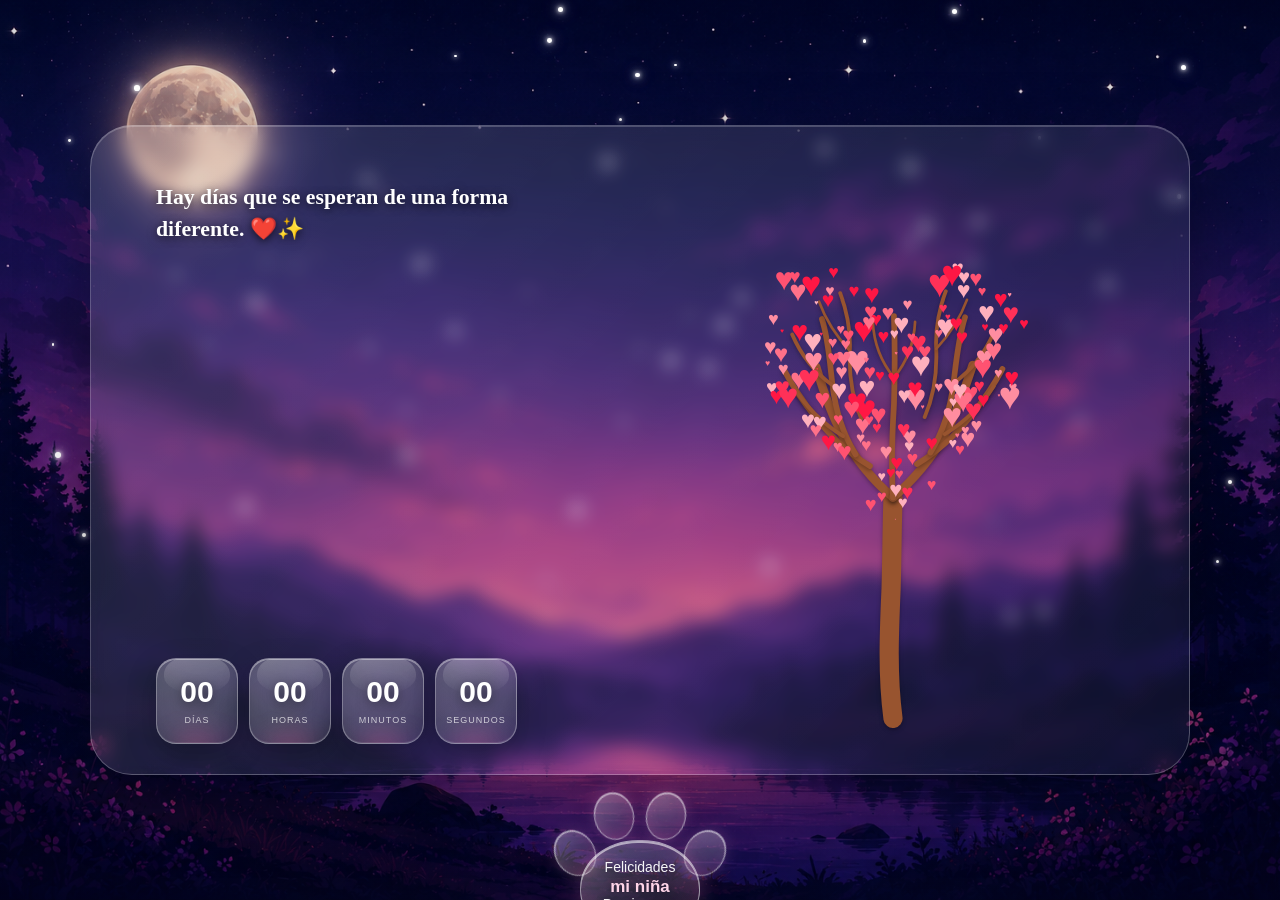
<file: index.html>
<!DOCTYPE html>
<html lang="es">

<head>
    <meta charset="UTF-8">

    <meta
        name="viewport"
        content="width=device-width, initial-scale=1.0"
    >

    <title>Un día especial</title>

    <link
        rel="stylesheet"
        href="style.css"
    >
</head>

<body>

    <main class="escena">

        <!-- ESTRELLAS -->
        <div
            class="capa-estrellas"
            id="capa-estrellas"
        ></div>


        <!-- ESTRELLA FUGAZ -->
        <div
            class="capa-estrella-fugaz"
            id="capa-estrella-fugaz"
        ></div>


        <!-- FRASES CAYENDO -->
        <div
            class="capa-frases"
            id="capa-frases"
        ></div>


        <!-- CONFETI INTERACTIVO -->
        <div
            class="capa-confeti"
            id="capa-confeti"
        ></div>


        <!-- ========================================
             TARJETA PRINCIPAL
        ========================================= -->

        <section class="tarjeta">

            <!-- COLUMNA IZQUIERDA -->
            <div class="lado-texto">

               <div
    class="mensaje"
    id="mensaje-espera"
>

    <p class="bloque-espera mensaje-inicio">
        Hay días que se esperan
        de una forma diferente. ❤️✨
    </p>

    <p class="bloque-espera">
        Poco a poco nos acercamos
        a uno de ellos... 🌙
    </p>

    <p class="bloque-espera">
        Un día para celebrar tu vida,
        todo lo que has recorrido
        y el comienzo de un nuevo año
        lleno de historias que todavía
        están por escribirse. 🌸🦋
    </p>

    <p class="bloque-espera">
        Mientras llega, disfruta la espera,
        sigue soñando ✨ y recuerda que
        siempre habrá personas deseando
        verte cumplir cada una de tus metas. 🌟
    </p>

    <p class="bloque-espera mensaje-final">
        Nosotros ya estamos contando
        los días contigo. ❤️
    </p>

</div>

                <!-- CONTADOR -->

                <div class="zona-contador">

                    <p
                        class="contador-titulo contador-titulo-final"
                         id="contador-titulo-final"
                        >
                        Todos esperamos el gran día... ⏳✨
                        </p>


                    <div
                        class="contador"
                        id="contador"
                    >

                        <div class="tarjeta-tiempo">

                            <span
                                class="numero"
                                id="dias"
                            >
                                00
                            </span>

                            <span class="unidad">
                                Días
                            </span>

                        </div>


                        <div class="tarjeta-tiempo">

                            <span
                                class="numero"
                                id="horas"
                            >
                                00
                            </span>

                            <span class="unidad">
                                Horas
                            </span>

                        </div>


                        <div class="tarjeta-tiempo">

                            <span
                                class="numero"
                                id="minutos"
                            >
                                00
                            </span>

                            <span class="unidad">
                                Minutos
                            </span>

                        </div>


                        <div class="tarjeta-tiempo">

                            <span
                                class="numero"
                                id="segundos"
                            >
                                00
                            </span>

                            <span class="unidad">
                                Segundos
                            </span>

                        </div>

                    </div>

                </div>

            </div>


            <!-- ========================================
                 ÁRBOL
            ========================================= -->

            <div class="lado-arbol">

                <svg
                    class="arbol-svg"
                    viewBox="0 0 500 560"
                    xmlns="http://www.w3.org/2000/svg"
                    aria-hidden="true"
                >

                    <!-- TRONCO -->

                    <path
                        class="rama-svg tronco-svg"
                        pathLength="1"
                        d="
                            M250 545
                            C244 500 246 455 248 410
                            C249 375 249 345 250 315
                        "
                    />


                    <!-- PRIMERA BIFURCACIÓN -->

                    <path
                        class="rama-svg rama-grande rama-1"
                        pathLength="1"
                        d="
                            M250 315
                            C228 296 211 275 198 251
                            C185 227 177 203 170 179
                        "
                    />


                    <path
                        class="rama-svg rama-grande rama-2"
                        pathLength="1"
                        d="
                            M250 315
                            C273 295 291 273 304 249
                            C317 225 325 201 333 177
                        "
                    />


                    <!-- RAMAS MEDIAS -->

                    <path
                        class="rama-svg rama-media rama-3"
                        pathLength="1"
                        d="
                            M226 282
                            C204 269 185 251 169 231
                            C157 216 146 200 137 183
                        "
                    />


                    <path
                        class="rama-svg rama-media rama-4"
                        pathLength="1"
                        d="
                            M275 280
                            C297 267 316 249 332 229
                            C344 214 355 198 364 181
                        "
                    />


                    <path
                        class="rama-svg rama-media rama-5"
                        pathLength="1"
                        d="
                            M211 270
                            C197 247 190 223 187 198
                            C184 174 183 151 176 129
                        "
                    />


                    <path
                        class="rama-svg rama-media rama-6"
                        pathLength="1"
                        d="
                            M289 268
                            C303 245 310 221 313 196
                            C316 172 318 149 325 127
                        "
                    />


                    <!-- RAMA CENTRAL -->

                    <path
                        class="rama-svg rama-media rama-7"
                        pathLength="1"
                        d="
                            M250 315
                            C248 283 249 250 251 218
                            C252 186 252 156 251 126
                        "
                    />


                    <!-- RAMIFICACIONES IZQUIERDAS -->

                    <path
                        class="rama-svg rama-fina rama-8"
                        pathLength="1"
                        d="
                            M198 251
                            C177 238 160 221 147 201
                        "
                    />


                    <path
                        class="rama-svg rama-fina rama-10"
                        pathLength="1"
                        d="
                            M187 198
                            C168 184 154 166 145 145
                        "
                    />


                    <path
                        class="rama-svg rama-fina rama-12"
                        pathLength="1"
                        d="
                            M217 233
                            C207 210 204 186 205 162
                            C206 141 202 121 195 102
                        "
                    />


                    <!-- RAMIFICACIONES DERECHAS -->

                    <path
                        class="rama-svg rama-fina rama-9"
                        pathLength="1"
                        d="
                            M304 249
                            C325 236 342 219 355 199
                        "
                    />


                    <path
                        class="rama-svg rama-fina rama-11"
                        pathLength="1"
                        d="
                            M313 196
                            C332 182 346 164 355 143
                        "
                    />


                    <path
                        class="rama-svg rama-fina rama-13"
                        pathLength="1"
                        d="
                            M283 231
                            C293 208 296 184 295 160
                            C294 139 298 119 305 100
                        "
                    />


                    <!-- RAMITAS SUPERIORES -->

                    <path
                        class="rama-svg ramita rama-14"
                        pathLength="1"
                        d="
                            M205 162
                            C191 147 180 130 173 111
                        "
                    />


                    <path
                        class="rama-svg ramita rama-15"
                        pathLength="1"
                        d="
                            M295 160
                            C309 145 320 128 327 109
                        "
                    />


                    <path
                        class="rama-svg ramita rama-16"
                        pathLength="1"
                        d="
                            M251 190
                            C237 173 230 153 229 132
                        "
                    />


                    <path
                        class="rama-svg ramita rama-17"
                        pathLength="1"
                        d="
                            M251 190
                            C265 173 272 153 273 132
                        "
                    />


                    <!-- CORAZONES -->

                    <g
                        class="grupo-corazones"
                        id="grupo-corazones"
                    ></g>

                </svg>

                <canvas
    id="canvas-corazones"
    class="canvas-corazones"
></canvas>

            </div>

            <div
            class="celebracion-tarjeta"
             id="celebracion-tarjeta"
            ></div>


        </section>


        <!-- ========================================
             BOTÓN DE CUMPLEAÑOS
             FUERA DE LA TARJETA
        ========================================= -->

        <button
            id="boton-sorpresa"
            class="boton-sorpresa"
            type="button"
            aria-label="Felicidades, mi niña"
        >

            <span class="dedos-huella">

                <span class="dedo dedo-1"></span>
                <span class="dedo dedo-2"></span>
                <span class="dedo dedo-3"></span>
                <span class="dedo dedo-4"></span>

            </span>


            <span class="almohadilla-huella">

                <span class="texto-huella">
                    Felicidades
                    <strong>mi niña</strong>
                    Presioname
                </span>

            </span>

        </button>

    </main>


    <script src="script.js"></script>

</body>

</html>
</file>
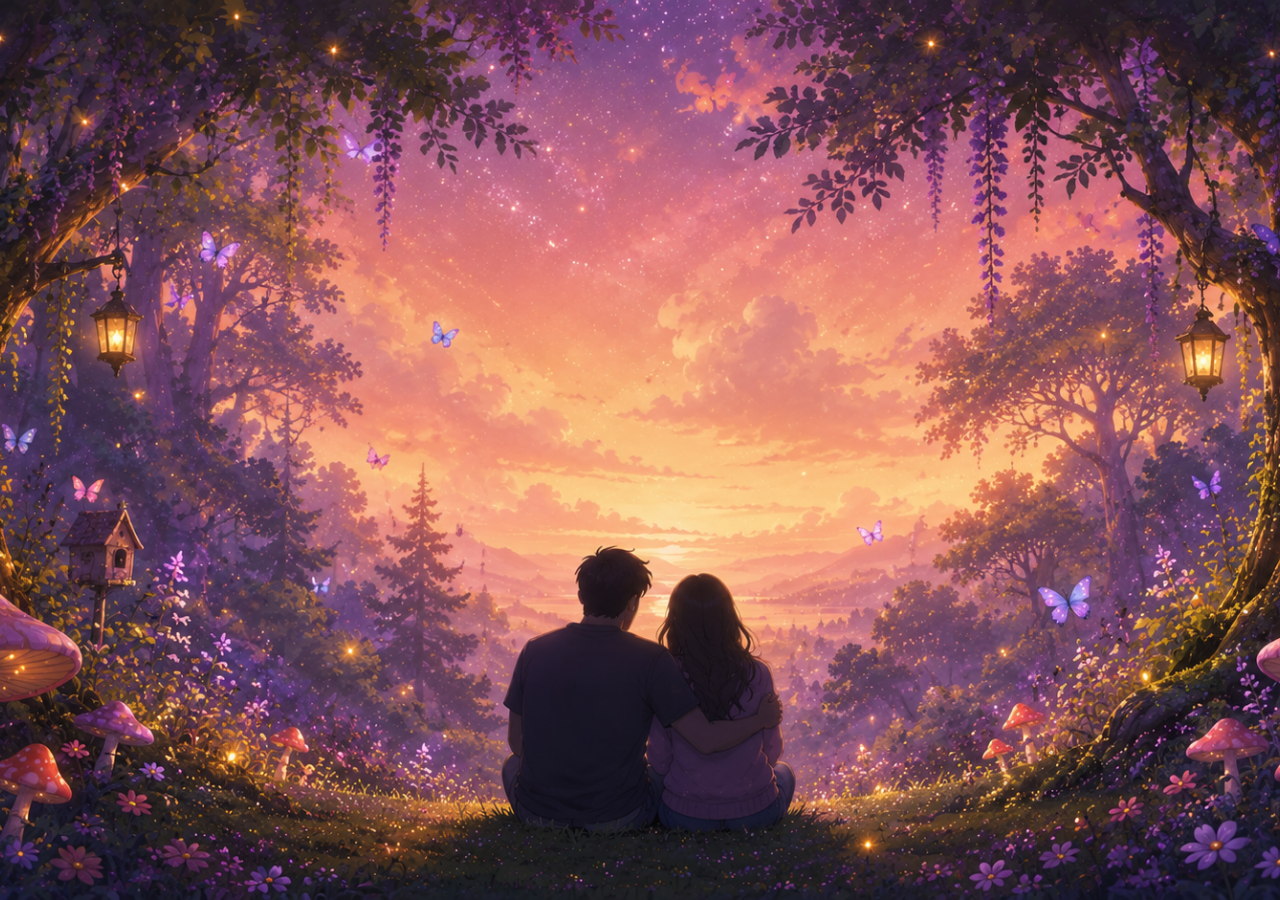
<file: felicitacion.html>
<!DOCTYPE html>
<html lang="es">

<head>
    <meta charset="UTF-8">

    <meta
        name="viewport"
        content="width=device-width, initial-scale=1.0"
    >

    <title>Feliz cumpleaños, Sabi</title>

    <link
        rel="stylesheet"
        href="felicitacion.css"
    >
</head>

<body>

    <main class="felicitacion">

        <!-- DESTELLOS MÁGICOS -->
        <div
            class="capa-destellos"
            id="capa-destellos"
        ></div>


        <!-- CELEBRACIÓN FINAL -->
        <div
            class="capa-celebracion"
            id="capa-celebracion"
        ></div>


        <!-- TÍTULO -->
        <h1
            class="titulo-cumpleanos"
            id="titulo-cumpleanos"
            aria-label="Feliz cumpleaños"
        ></h1>


        <!-- MENSAJE -->
        <section
            class="mensaje-cumpleanos"
            id="mensaje-cumpleanos"
        >

            <p class="bloque-mensaje">
                Hoy quiero desearte un cumpleaños lleno de momentos bonitos,
                risas, nuevas experiencias y muchas razones para sentirte
                orgullosa de todo lo que has construido hasta ahora.
            </p>


            <p class="bloque-mensaje">
                Cumplir un año más también significa abrir una nueva etapa,
                seguir descubriendo quién eres, lo que quieres y hasta dónde
                puedes llegar.
            </p>


            <p class="bloque-mensaje">
                Espero que este nuevo año te encuentre con fuerza para
                perseguir tus sueños, paciencia para los días difíciles
                y mucha confianza en ti misma.
            </p>


            <p class="bloque-mensaje">
                Nunca olvides que tienes personas que creen en ti,
                que disfrutan verte crecer y que quieren verte feliz.
            </p>


            <p class="bloque-mensaje">
                Disfruta tu día, celebra todo lo que eres
                y todo lo que todavía viene.
            </p>


            <p class="bloque-mensaje cierre-mensaje">
                Feliz cumpleaños, Sabi.
            </p>


            <p class="bloque-mensaje firma-mensaje">
                Te quiere tu papá ❤️
            </p>

        </section>


        <!--
            UN SOLO CIERRE.

            En PC se coloca flotando.
            En celular entra en el flujo
            debajo del mensaje.
        -->

        <div
            class="cierre-cumpleanos"
            id="cierre-cumpleanos"
        >

            <p>
                Que este nuevo año de tu vida
                sea increíble ✨
            </p>

        </div>

    </main>


    <script src="felicitacion.js"></script>

</body>

</html>
</file>
<file: style.css>
/* =====================================================
   RESET
===================================================== */

* {
    margin: 0;
    padding: 0;
    box-sizing: border-box;
}

html,
body {
    width: 100%;
    min-height: 100%;
}

body {
    min-height: 100vh;

    overflow: hidden;

    font-family:
        Georgia,
        "Times New Roman",
        serif;

    color: white;
}


/* =====================================================
   ESCENA GENERAL
===================================================== */

.escena {
    position: relative;

    width: 100%;
    min-height: 100vh;

    display: flex;
    justify-content: center;
    align-items: center;

    padding: 35px;

    overflow: hidden;

    background-image:
        linear-gradient(
            rgba(8, 6, 24, 0.10),
            rgba(8, 6, 24, 0.22)
        ),
        url("assets/fondo-noche.png");

    background-size: cover;
    background-position: center;
    background-repeat: no-repeat;
}


/* =====================================================
   CAPAS ANIMADAS
===================================================== */

.capa-estrellas,
.capa-estrella-fugaz,
.capa-frases,
.capa-confeti {
    position: absolute;

    inset: 0;

    overflow: hidden;

    pointer-events: none;
}

.capa-estrellas {
    z-index: 1;
}

.capa-estrella-fugaz {
    z-index: 2;
}

.capa-frases {
    z-index: 2;
}

.capa-confeti {
    z-index: 30;
}


/* =====================================================
   TARJETA PRINCIPAL
===================================================== */

.tarjeta {
    position: relative;

    z-index: 3;

    width: min(1100px, 92vw);
    height: min(650px, 78vh);

    display: grid;

    grid-template-columns:
        46% 54%;

    overflow: hidden;

    border-radius: 42px;

    background:
        linear-gradient(
            135deg,
            rgba(255, 255, 255, 0.14),
            rgba(255, 255, 255, 0.05)
        );

    border:
        1px solid
        rgba(255, 255, 255, 0.24);

    backdrop-filter:
        blur(9px);

    -webkit-backdrop-filter:
        blur(9px);

    box-shadow:
        0 25px 70px
        rgba(0, 0, 0, 0.38),

        inset 0 1px 0
        rgba(255, 255, 255, 0.20);
}


/* =====================================================
   COLUMNA DE TEXTO
===================================================== */

.lado-texto {
    position: relative;

    min-width: 0;

    display: flex;
    flex-direction: column;

    justify-content: space-between;

    padding:
        55px 25px 30px 65px;
}


/* =====================================================
   MENSAJE
===================================================== */

.mensaje {
    max-width: 455px;

    font-size:
        clamp(
            15px,
            1.3vw,
            20px
        );

    line-height: 1.48;

    color:
        rgba(255, 255, 255, 0.95);

    text-shadow:
        0 2px 10px
        rgba(0, 0, 0, 0.70);
}

.mensaje p {
    margin-bottom: 12px;
}

.mensaje-inicio {
    font-size:
        clamp(
            20px,
            1.7vw,
            27px
        );

    font-weight: 700;

    color: white;
}

.mensaje-final {
margin-bottom: 8px;

    font-weight: 700;

    color: #ffd4e5;
}


/* =====================================================
   CONTADOR
===================================================== */

.zona-contador {
    width: 100%;

    flex-shrink: 0;
}

.contador-titulo {
    margin-bottom: 12px;

    font-size: 17px;
    font-weight: 600;

    color:
        rgba(255, 255, 255, 0.92);

    text-shadow:
        0 2px 8px
        rgba(0, 0, 0, 0.65);
}

.contador {
    display: flex;

    gap: 11px;

    align-items: center;

    flex-wrap: nowrap;
}


/* =====================================================
   TARJETAS DE CRISTAL DEL CONTADOR
===================================================== */

.tarjeta-tiempo {
    position: relative;

    width: 82px;
    height: 86px;

    flex-shrink: 0;

    display: flex;
    flex-direction: column;

    justify-content: center;
    align-items: center;

    overflow: hidden;

    border-radius: 20px;

    background:
        linear-gradient(
            145deg,
            rgba(255, 255, 255, 0.22),
            rgba(255, 255, 255, 0.07)
        );

    border:
        1px solid
        rgba(255, 255, 255, 0.32);

    backdrop-filter:
        blur(16px);

    -webkit-backdrop-filter:
        blur(16px);

    box-shadow:
        0 10px 30px
        rgba(0, 0, 0, 0.24),

        inset 0 1px 0
        rgba(255, 255, 255, 0.40),

        inset 0 -1px 0
        rgba(255, 255, 255, 0.10);
}

.tarjeta-tiempo::before {
    content: "";

    position: absolute;

    top: 0;
    left: 7px;
    right: 7px;

    height: 42%;

    border-radius:
        16px 16px 50% 50%;

    background:
        linear-gradient(
            to bottom,
            rgba(255, 255, 255, 0.20),
            rgba(255, 255, 255, 0)
        );

    pointer-events: none;
}

.tarjeta-tiempo::after {
    content: "";

    position: absolute;

    width: 50px;
    height: 20px;

    bottom: -12px;

    border-radius: 50%;

    background:
        rgba(255, 100, 170, 0.35);

    filter: blur(12px);

    pointer-events: none;
}

.numero {
    position: relative;

    z-index: 2;

    font-family:
        Arial,
        Helvetica,
        sans-serif;

    font-size: 30px;
    font-weight: 700;

    line-height: 1;

    color: white;

    text-shadow:
        0 3px 12px
        rgba(0, 0, 0, 0.45);
}

.unidad {
    position: relative;

    z-index: 2;

    margin-top: 8px;

    font-family:
        Arial,
        Helvetica,
        sans-serif;

    font-size: 9px;

    text-transform: uppercase;

    letter-spacing: 1px;

    color:
        rgba(255, 255, 255, 0.72);
}


/* =====================================================
   ÁRBOL
===================================================== */

.lado-arbol {
    position: relative;

    min-width: 0;

    display: flex;

    justify-content: center;
    align-items: flex-end;

    padding:
        15px 15px 10px;
}

.arbol-svg {
    display: block;

    width: min(480px, 100%);
    height: 100%;

    max-height: 600px;

    overflow: visible;
}


/* =====================================================
   RAMAS SVG
===================================================== */

.rama-svg {
    fill: none;

    stroke: #98542f;

    stroke-linecap: round;
    stroke-linejoin: round;

    stroke-dasharray: 1;
    stroke-dashoffset: 1;

    filter:
        drop-shadow(
            0 2px 2px
            rgba(0, 0, 0, 0.30)
        );

    animation:
        crecerArbol
        1.15s
        ease-out
        forwards;
}

.tronco-svg {
    stroke: #98542f;

    stroke-width: 20;

    animation-delay: 0s;
}

.rama-grande {
    stroke: #98542f;

    stroke-width: 9;

    animation-delay: 0.65s;
}

.rama-media {
    stroke: #98542f;

    stroke-width: 6;

    animation-delay: 0.95s;
}

.rama-fina {
    stroke: #98542f;

    stroke-width: 4;

    animation-delay: 1.25s;
}

.ramita {
    stroke: #98542f;

    stroke-width: 2.8;

    animation-delay: 1.55s;
}

@keyframes crecerArbol {

    from {
        stroke-dashoffset: 1;
    }

    to {
        stroke-dashoffset: 0;
    }
}


/* =====================================================
   CORAZONES DEL ÁRBOL
===================================================== */

.corazon-arbol {
    opacity: 0;

    transform-box: fill-box;
    transform-origin: center;

    --rotacion: 0deg;

    animation:
        florecerCorazon
        0.45s
        cubic-bezier(
            0.34,
            1.56,
            0.64,
            1
        )
        forwards,

        vivirCorazon
        3.5s
        ease-in-out
        infinite;

    filter:
        drop-shadow(
            0 2px 2px
            rgba(100, 0, 25, 0.22)
        );
}

@keyframes florecerCorazon {

    0% {
        opacity: 0;

        transform:
            rotate(var(--rotacion))
            scale(0);
    }

    75% {
        opacity: 1;

        transform:
            rotate(var(--rotacion))
            scale(1.16);
    }

    100% {
        opacity: 1;

        transform:
            rotate(var(--rotacion))
            scale(1);
    }
}

@keyframes vivirCorazon {

    0%,
    100% {
        transform:
            rotate(var(--rotacion))
            translateY(0)
            scale(1);
    }

    25% {
        transform:
            rotate(
                calc(
                    var(--rotacion) - 2deg
                )
            )
            translateY(-2px)
            scale(1.04);
    }

    50% {
        transform:
            rotate(var(--rotacion))
            translateY(-4px)
            scale(1.08);
    }

    75% {
        transform:
            rotate(
                calc(
                    var(--rotacion) + 2deg
                )
            )
            translateY(-2px)
            scale(1.03);
    }
}


/* =====================================================
   ESTRELLAS
===================================================== */

.estrella {
    position: absolute;

    border-radius: 50%;

    background:
        rgba(255, 255, 255, 1);

    box-shadow:
        0 0 4px
        rgba(255, 255, 255, 1),

        0 0 9px
        rgba(255, 255, 255, 0.95),

        0 0 16px
        rgba(220, 210, 255, 0.75),

        0 0 25px
        rgba(190, 170, 255, 0.35);

    animation:
        parpadeoEstrella
        ease-in-out
        infinite;
}

@keyframes parpadeoEstrella {

    0%,
    100% {
        opacity: 0.45;

        transform:
            scale(0.85);
    }

    50% {
        opacity: 1;

        transform:
            scale(1.65);
    }
}


/* =====================================================
   ESTRELLA FUGAZ
===================================================== */

.estrella-fugaz {
    position: absolute;

    width: 190px;
    height: 2px;

    border-radius: 999px;

    background:
        linear-gradient(
            90deg,
            rgba(255, 255, 255, 0),
            rgba(255, 255, 255, 0.25),
            rgba(255, 255, 255, 0.95)
        );

    filter:
        drop-shadow(
            0 0 5px
            rgba(255, 255, 255, 0.8)
        );

    transform-origin:
        right center;

    opacity: 0;

    animation:
        vueloEstrellaFugaz
        1.35s
        linear
        forwards;
}

.estrella-fugaz::after {
    content: "";

    position: absolute;

    right: -2px;
    top: 50%;

    width: 6px;
    height: 6px;

    transform:
        translateY(-50%);

    border-radius: 50%;

    background: white;

    box-shadow:
        0 0 7px white,
        0 0 14px white,
        0 0 22px
        rgba(255, 255, 255, 0.70);
}

@keyframes vueloEstrellaFugaz {

    0% {
        transform:
            translate(0, 0)
            rotate(27deg);

        opacity: 0;
    }

    8% {
        opacity: 1;
    }

    80% {
        opacity: 1;
    }

    100% {
        transform:
            translate(650px, 310px)
            rotate(27deg);

        opacity: 0;
    }
}


/* =====================================================
   FRASES CAYENDO
===================================================== */

.frase-cayendo {
    position: absolute;

    top: -60px;

    white-space: nowrap;

    font-family:
        Arial,
        Helvetica,
        sans-serif;

    font-weight: 500;

    letter-spacing: 0.4px;

    color:
        rgba(255, 235, 246, 0.90);

    text-shadow:
        0 0 7px
        rgba(255, 130, 190, 0.85),

        0 0 15px
        rgba(255, 100, 170, 0.45),

        0 2px 6px
        rgba(0, 0, 0, 0.45);

    opacity: 0;

    animation:
        caerFrase
        linear
        forwards;
}

@keyframes caerFrase {

    0% {
        transform:
            translateY(-50px)
            translateX(0)
            rotate(-3deg);

        opacity: 0;
    }

    8% {
        opacity: 0.9;
    }

    50% {
        transform:
            translateY(55vh)
            translateX(18px)
            rotate(2deg);

        opacity: 0.85;
    }

    88% {
        opacity: 0.7;
    }

    100% {
        transform:
            translateY(115vh)
            translateX(-12px)
            rotate(-2deg);

        opacity: 0;
    }
}


/* =====================================================
   CONFETI POR TOQUE
===================================================== */

.corazon-toque {
    position: absolute;

    transform:
        translate(-50%, -50%)
        scale(0);

    font-size: 34px;

    line-height: 1;

    color: #ff3d6e;

    pointer-events: none;

    text-shadow:
        0 0 8px
        rgba(255, 80, 130, 0.8),

        0 0 18px
        rgba(255, 80, 130, 0.45);

    animation:
        aparecerCorazonToque
        0.32s
        cubic-bezier(
            0.34,
            1.56,
            0.64,
            1
        )
        forwards;
}

@keyframes aparecerCorazonToque {

    0% {
        transform:
            translate(-50%, -50%)
            scale(0);

        opacity: 0;
    }

    70% {
        transform:
            translate(-50%, -50%)
            scale(1.35);

        opacity: 1;
    }

    100% {
        transform:
            translate(-50%, -50%)
            scale(1);

        opacity: 1;
    }
}

.particula-corazon {
    position: absolute;

    left: 0;
    top: 0;

    line-height: 1;

    pointer-events: none;

    will-change:
        transform,
        opacity;

    animation:
        explotarCorazon
        var(--duracion)
        cubic-bezier(
            0.15,
            0.65,
            0.35,
            1
        )
        forwards;
}

@keyframes explotarCorazon {

    0% {
        transform:
            translate(-50%, -50%)
            translate(0, 0)
            rotate(0deg)
            scale(1);

        opacity: 1;
    }

    65% {
        opacity: 1;
    }

    100% {
        transform:
            translate(-50%, -50%)
            translate(
                var(--destino-x),
                var(--destino-y)
            )
            rotate(var(--giro))
            scale(0.25);

        opacity: 0;
    }
}


/* =====================================================
   BOTÓN HUELLA
   FUERA DE LA TARJETA
===================================================== */

.boton-sorpresa {
    display: none;

    position: absolute;

    left: 50%;

    /*
        Queda debajo de la tarjeta.
    */
    top: calc(50% + min(325px, 39vh) + 12px);

    z-index: 15;

    width: 180px;
    height: 145px;

    padding: 0;

    border: none;
    outline: none;

    background: transparent;

    cursor: pointer;

    transform:
        translateX(-50%);

    -webkit-tap-highlight-color:
        transparent;

    filter:
        drop-shadow(
            0 10px 18px
            rgba(0, 0, 0, 0.25)
        );

    animation:
        respirarHuella
        2.8s
        ease-in-out
        infinite;
}


/* =====================================================
   DEDOS DE LA HUELLA
===================================================== */

.dedos-huella {
    position: absolute;

    inset: 0;

    pointer-events: none;
}

.dedo {
    position: absolute;

    display: block;

    width: 40px;
    height: 48px;

    border-radius: 50%;

    background:
        linear-gradient(
            145deg,
            rgba(255, 255, 255, 0.30),
            rgba(255, 160, 205, 0.10)
        );

    border:
        1px solid
        rgba(255, 255, 255, 0.48);

    backdrop-filter:
        blur(12px);

    -webkit-backdrop-filter:
        blur(12px);

    box-shadow:
        inset 0 1px 0
        rgba(255, 255, 255, 0.55),

        inset 0 -5px 12px
        rgba(255, 90, 165, 0.10),

        0 0 14px
        rgba(255, 150, 205, 0.20);
}

.dedo-1 {
    left: 5px;
    top: 42px;

    transform:
        rotate(-32deg);
}

.dedo-2 {
    left: 44px;
    top: 5px;

    transform:
        rotate(-12deg);
}

.dedo-3 {
    right: 44px;
    top: 5px;

    transform:
        rotate(12deg);
}

.dedo-4 {
    right: 5px;
    top: 42px;

    transform:
        rotate(32deg);
}


/* =====================================================
   ALMOHADILLA CENTRAL
===================================================== */

.almohadilla-huella {
    position: absolute;

    left: 50%;
    bottom: 0;

    width: 120px;
    height: 92px;

    display: flex;

    justify-content: center;
    align-items: center;

    transform:
        translateX(-50%);

    border-radius:
        48% 48%
        42% 42%
        /
        52% 52%
        45% 45%;

    background:
        linear-gradient(
            145deg,
            rgba(255, 255, 255, 0.28),
            rgba(255, 120, 185, 0.10)
        );

    border:
        1px solid
        rgba(255, 255, 255, 0.50);

    backdrop-filter:
        blur(14px);

    -webkit-backdrop-filter:
        blur(14px);

    box-shadow:
        inset 0 2px 0
        rgba(255, 255, 255, 0.55),

        inset 0 -10px 20px
        rgba(255, 80, 155, 0.10),

        0 0 22px
        rgba(255, 135, 195, 0.22);
}


/* =====================================================
   TEXTO DE LA HUELLA
===================================================== */

.texto-huella {
    position: relative;

    z-index: 2;

    display: flex;
    flex-direction: column;

    align-items: center;

    color:
        rgba(255, 255, 255, 0.96);

    font-size: 14px;

    line-height: 1.1;

    text-align: center;

    text-shadow:
        0 2px 8px
        rgba(0, 0, 0, 0.45);
}

.texto-huella strong {
    margin-top: 3px;

    font-size: 17px;

    color: #ffd5e8;
}


/* =====================================================
   ANIMACIÓN DE LA HUELLA
===================================================== */

@keyframes respirarHuella {

    0%,
    100% {
        transform:
            translateX(-50%)
            translateY(0)
            scale(1);
    }

    50% {
        transform:
            translateX(-50%)
            translateY(-5px)
            scale(1.035);
    }
}

.boton-sorpresa:active {
    transform:
        translateX(-50%)
        scale(0.94);
}


/* =====================================================
   RESPONSIVE PÁGINA 1
   CELULAR
===================================================== */

/* =====================================================
   RESPONSIVE PÁGINA 1
   CELULAR
===================================================== */

/* =====================================================
   RESPONSIVE PÁGINA 1
   CELULAR
===================================================== */

@media (max-width: 800px) {

/* =============================================
   FRASES MÁS VISIBLES EN CELULAR
============================================= */

.frase-cayendo {
    opacity: 1;

    font-size: 14px !important;

    font-weight: 600;

    color:
        rgba(255, 235, 246, 0.95);

    text-shadow:
        0 0 7px
        rgba(255, 130, 190, 1),

        0 0 16px
        rgba(255, 100, 170, 0.75),

        0 2px 6px
        rgba(0, 0, 0, 0.60);
}


    html,
    body {
        width: 100%;
        min-height: 100%;
    }


    body {
        overflow-x: hidden;
        overflow-y: auto;
    }


    /* =========================================
       ESCENA
    ========================================= */

    .escena {
        width: 100%;
        min-height: 100svh;

        display: flex;
        flex-direction: column;

        justify-content: flex-start;
        align-items: center;

        padding:
            55px 0 150px;

        overflow: hidden;

        background-position: center;
        background-attachment: scroll;
    }


    /* =========================================
       TARJETA MÁS PEQUEÑA
    ========================================= */

    .tarjeta {
        width: 80vw;
        height: auto;

        min-height: 0;

        display: flex;
        flex-direction: column;

        border-radius: 24px;

        overflow: hidden;

        background:
            linear-gradient(
                135deg,
                rgba(35, 25, 75, 0.16),
                rgba(80, 30, 95, 0.06)
            );

        backdrop-filter:
            blur(3px);

        -webkit-backdrop-filter:
            blur(3px);

        border:
            1px solid
            rgba(255, 255, 255, 0.22);

        box-shadow:
            0 12px 32px
            rgba(0, 0, 0, 0.22);
    }


    /* =========================================
       ÁRBOL
    ========================================= */

    .lado-arbol {
        order: 1;

        width: 100%;
        height: 220px;

        display: flex;

        justify-content: center;
        align-items: flex-start;

        padding:
            8px 0 0;
    }


    .arbol-svg {
        width: 205px;
        height: 225px;

        max-width: 88%;

        overflow: visible;
    }


    /* =========================================
       COLUMNA DE TEXTO
    ========================================= */

    .lado-texto {
        order: 2;

        width: 100%;

        display: flex;
        flex-direction: column;

        padding:
            8px 16px 22px;
    }


    /* =========================================
       MENSAJE
    ========================================= */

    .mensaje {
        width: 100%;
        max-width: none;

        font-size: 13px;

        line-height: 1.34;

        text-align: left;
    }


    .mensaje p {
        margin-bottom: 9px;
    }


    .mensaje-inicio {
        margin-bottom: 12px;

        font-size: 18px;

        line-height: 1.22;
    }


    .mensaje-final {
        margin-bottom: 8px;

        font-size: 14px;
    }


    /* =========================================
       TÍTULO DEL CONTADOR
    ========================================= */

    .zona-contador {
        width: 100%;

        margin-top: 2px;
    }


    .contador-titulo {
        margin-bottom: 8px;

        font-size: 13px;

        line-height: 1.2;
    }


    /* =========================================
       CONTADOR
    ========================================= */

    .contador {
        width: 100%;

        display: grid;

        grid-template-columns:
            repeat(4, 1fr);

        gap: 5px;
    }


    .tarjeta-tiempo {
        width: 100%;
        height: 58px;

        min-width: 0;

        border-radius: 13px;
    }


    .numero {
        font-size: 20px;
    }


    .unidad {
        margin-top: 4px;

        font-size: 6px;

        letter-spacing: 0.2px;
    }


    /* =========================================
       FRASES CAYENDO
    ========================================= */

    .frase-cayendo {
        font-size: 11px !important;

        font-weight: 600;

        color:
            rgba(
                255,
                235,
                246,
                0.96
            );

        text-shadow:
            0 0 6px
            rgba(
                255,
                130,
                190,
                1
            ),

            0 0 13px
            rgba(
                255,
                100,
                170,
                0.75
            ),

            0 2px 5px
            rgba(
                0,
                0,
                0,
                0.65
            );
    }


    /* =========================================
       CELEBRACIÓN DENTRO DE LA TARJETA
    ========================================= */

    .celebracion-tarjeta {
        border-radius: 24px;
    }


    /* =========================================
       HUELLA DE CUMPLEAÑOS
    ========================================= */

    .boton-sorpresa {
        position: absolute;

        left: 50%;

        top: auto;
        bottom: 10px;

        width: 135px;
        height: 112px;

        transform:
            translateX(-50%);
    }


    .almohadilla-huella {
        width: 90px;
        height: 70px;
    }


    .dedo {
        width: 30px;
        height: 36px;
    }


    .dedo-1 {
        left: 3px;
        top: 32px;
    }


    .dedo-2 {
        left: 33px;
        top: 3px;
    }


    .dedo-3 {
        right: 33px;
        top: 3px;
    }


    .dedo-4 {
        right: 3px;
        top: 32px;
    }


    .texto-huella {
        font-size: 10px;
    }


    .texto-huella strong {
        font-size: 13px;
    }
}
/* =====================================================
   MENSAJE DE ESPERA POR BLOQUES
===================================================== */

.bloque-espera {
    margin-bottom: 12px;

    opacity: 0;

    transform: translateY(18px);

    transition:
        opacity 1.1s ease,
        transform 1.1s ease;
}


.bloque-espera.visible {
    opacity: 1;

    transform:
        translateY(0);
}

/* =====================================================
   TÍTULO FINAL DEL CONTADOR
===================================================== */

.contador-titulo-final {
    opacity: 0;

    transform:
        translateY(14px);

    transition:
        opacity 1s ease,
        transform 1s ease;
}

.contador-titulo-final.visible {
    opacity: 1;

    transform:
        translateY(0);
}


/* =====================================================
   EXPLOSIÓN DE COLORES DENTRO DE LA TARJETA
===================================================== */

.celebracion-tarjeta {
    position: absolute;

    inset: 0;

    z-index: 20;

    overflow: hidden;

    pointer-events: none;

    border-radius: inherit;
}

.particula-tarjeta {
    position: absolute;

    left: var(--x);
    bottom: -20px;

    font-size:
        var(--tamano);

    color:
        var(--color);

    opacity: 0;

    text-shadow:
        0 0 8px currentColor,
        0 0 16px currentColor;

    animation:
        explosionTarjeta
        var(--duracion)
        ease-out
        forwards;
}

@keyframes explosionTarjeta {

    0% {
        opacity: 0;

        transform:
            translateY(0)
            translateX(0)
            rotate(0deg)
            scale(0.6);
    }

    15% {
        opacity: 1;
    }

    70% {
        opacity: 1;
    }

    100% {
        opacity: 0;

        transform:
            translateY(
                var(--altura)
            )
            translateX(
                var(--desplazamiento)
            )
            rotate(
                var(--giro)
            )
            scale(1.1);
    
            }
            }
.canvas-corazones {
    position: absolute;

    inset: 0;

    width: 100%;
    height: 100%;

    pointer-events: none;

    z-index: 2;
}


.arbol-svg {
    position: relative;

    z-index: 1;
}
</file>
<file: felicitacion.css>
/* =====================================================
   RESET
===================================================== */

* {
    margin: 0;
    padding: 0;
    box-sizing: border-box;
}


html,
body {
    width: 100%;
    min-height: 100%;
}


body {
    overflow: hidden;

    background: #140d28;
}


/* =====================================================
   ESCENA
===================================================== */

.felicitacion {
    position: relative;

    width: 100%;
    height: 100vh;

    overflow: hidden;

    background-image:
        url("assets/fondo-bebe.png");

    background-size: cover;

    background-position: center;

    background-repeat: no-repeat;
}


/* =====================================================
   TÍTULO
===================================================== */

.titulo-cumpleanos {
    position: absolute;

    top: 6%;
    left: 50%;

    transform:
        translateX(-50%);

    width: 94%;

    display: flex;
    justify-content: center;
    align-items: center;

    gap: 3px;

    margin: 0;

    font-family:
        Georgia,
        "Times New Roman",
        serif;

    font-size:
        clamp(
            42px,
            5.5vw,
            82px
        );

    font-weight: 700;

    line-height: 1;

    white-space: nowrap;

    color: #fff4c7;

    text-align: center;

    pointer-events: none;

    z-index: 5;
}


/* =====================================================
   LETRAS DEL TÍTULO
===================================================== */

.letra-cumpleanos {
    display: inline-block;

    opacity: 0;

    transform:
        translateY(-55px)
        rotate(-8deg)
        scale(0.5);

    text-shadow:
        0 0 5px rgba(255, 255, 255, 1),
        0 0 12px rgba(255, 224, 145, 0.95),
        0 0 25px rgba(255, 184, 90, 0.75),
        0 4px 8px rgba(45, 15, 55, 0.55);

    animation:
        aparecerLetra
        0.75s
        cubic-bezier(
            0.34,
            1.56,
            0.64,
            1
        )
        forwards,

        brilloLetra
        3s
        ease-in-out
        infinite;
}


.espacio-titulo {
    width: 24px;

    flex-shrink: 0;
}


/* =====================================================
   ENTRADA DE LETRAS
===================================================== */

@keyframes aparecerLetra {

    0% {
        opacity: 0;

        transform:
            translateY(-55px)
            rotate(-8deg)
            scale(0.5);
    }

    70% {
        opacity: 1;

        transform:
            translateY(6px)
            rotate(2deg)
            scale(1.12);
    }

    100% {
        opacity: 1;

        transform:
            translateY(0)
            rotate(0deg)
            scale(1);
    }
}


/* =====================================================
   BRILLO PERMANENTE DEL TÍTULO
===================================================== */

@keyframes brilloLetra {

    0%,
    100% {
        text-shadow:
            0 0 5px rgba(255, 255, 255, 0.9),
            0 0 12px rgba(255, 224, 145, 0.75),
            0 0 22px rgba(255, 184, 90, 0.55),
            0 4px 8px rgba(45, 15, 55, 0.55);
    }

    50% {
        text-shadow:
            0 0 8px rgba(255, 255, 255, 1),
            0 0 20px rgba(255, 232, 160, 1),
            0 0 38px rgba(255, 184, 90, 0.9),
            0 4px 8px rgba(45, 15, 55, 0.55);
    }
}


/* =====================================================
   MENSAJE
===================================================== */

.mensaje-cumpleanos {
    position: absolute;

    top: 27%;
    left: 50%;

    transform:
        translateX(-50%);

    width:
        min(
            820px,
            78vw
        );

    z-index: 5;

    text-align: center;

    pointer-events: none;
}


/* =====================================================
   BLOQUES DEL MENSAJE
===================================================== */

.bloque-mensaje {
    margin-bottom: 18px;

    font-family:
        Georgia,
        "Times New Roman",
        serif;

    font-size:
        clamp(
            20px,
            1.6vw,
            26px
        );

    line-height: 1.55;

    color:
        rgba(
            255,
            255,
            255,
            0.96
        );

    text-shadow:
        0 2px 5px
        rgba(
            20,
            8,
            30,
            0.95
        ),

        0 0 12px
        rgba(
            50,
            20,
            70,
            0.70
        );

    opacity: 0;

    transform:
        translateY(22px);

    transition:
        opacity 1.2s ease,
        transform 1.2s ease;
}


.bloque-mensaje.visible {
    opacity: 1;

    transform:
        translateY(0);
}


/* =====================================================
   CIERRE DEL MENSAJE
===================================================== */

.cierre-mensaje {
    margin-top: 25px;

    margin-bottom: 7px;

    font-size:
        clamp(
            20px,
            1.8vw,
            27px
        );

    font-weight: 700;

    color: #fff0bc;
}


.firma-mensaje {
    margin-bottom: 0;

    font-size:
        clamp(
            18px,
            1.6vw,
            24px
        );

    font-weight: 700;

    color: #ffd1e7;
}


/* =====================================================
   DESTELLOS
===================================================== */

.capa-destellos {
    position: absolute;

    inset: 0;

    overflow: hidden;

    pointer-events: none;

    z-index: 3;
}


.destello {
    position: absolute;

    width: var(--tamano);
    height: var(--tamano);

    border-radius: 50%;

    background: #fffbea;

    opacity: 0;

    box-shadow:
        0 0 8px rgba(255, 255, 255, 1),
        0 0 16px rgba(255, 246, 190, 1),
        0 0 28px rgba(255, 210, 120, 0.95),
        0 0 45px rgba(255, 165, 100, 0.65);

    animation:
        brillarDestello
        var(--duracion)
        ease-in-out
        infinite;

    animation-delay:
        var(--retraso);
}


.destello::before {
    content: "";

    position: absolute;

    left: 50%;
    top: 50%;

    width:
        calc(
            var(--tamano) * 6
        );

    height: 2px;

    transform:
        translate(-50%, -50%);

    border-radius: 50%;

    background:
        linear-gradient(
            90deg,
            transparent,
            rgba(255, 255, 255, 0.35),
            rgba(255, 255, 255, 1),
            rgba(255, 255, 255, 0.35),
            transparent
        );

    box-shadow:
        0 0 8px
        rgba(255, 245, 190, 0.75);
}


.destello::after {
    content: "";

    position: absolute;

    left: 50%;
    top: 50%;

    width: 2px;

    height:
        calc(
            var(--tamano) * 6
        );

    transform:
        translate(-50%, -50%);

    border-radius: 50%;

    background:
        linear-gradient(
            180deg,
            transparent,
            rgba(255, 255, 255, 0.35),
            rgba(255, 255, 255, 1),
            rgba(255, 255, 255, 0.35),
            transparent
        );

    box-shadow:
        0 0 8px
        rgba(255, 245, 190, 0.75);
}


@keyframes brillarDestello {

    0% {
        opacity: 0;

        transform:
            scale(0.2)
            rotate(0deg);
    }

    20% {
        opacity: 0;
    }

    38% {
        opacity: 0.65;

        transform:
            scale(0.75)
            rotate(20deg);
    }

    50% {
        opacity: 1;

        transform:
            scale(1.7)
            rotate(45deg);
    }

    62% {
        opacity: 0.85;

        transform:
            scale(1.25)
            rotate(65deg);
    }

    78% {
        opacity: 0.35;

        transform:
            scale(0.7)
            rotate(85deg);
    }

    100% {
        opacity: 0;

        transform:
            scale(0.2)
            rotate(100deg);
    }
}


/* =====================================================
   CIERRE FINAL
   ES EL MISMO ELEMENTO PARA PC Y CELULAR
===================================================== */

.cierre-cumpleanos {
    position: absolute;

    left: 50%;
    bottom: 8%;

    transform:
        translateX(-50%)
        translateY(20px)
        scale(0.9);

    width: 90%;

    z-index: 8;

    text-align: center;

    opacity: 0;

    pointer-events: none;
}


.cierre-cumpleanos p {
    margin: 0;

    font-family:
        Georgia,
        "Times New Roman",
        serif;

    font-size:
        clamp(
            22px,
            2.2vw,
            34px
        );

    font-weight: 700;

    color: #fff4c7;

    text-shadow:
        0 0 8px rgba(255, 255, 255, 1),
        0 0 18px rgba(255, 220, 130, 0.95),
        0 0 32px rgba(255, 175, 80, 0.75),
        0 4px 8px rgba(50, 20, 40, 0.65);
}


/* PC */

.cierre-cumpleanos.visible {
    animation:
        aparecerCierre
        0.8s
        ease-out
        forwards,

        desaparecerCierre
        0.8s
        ease-in
        8.6s
        forwards;
}


@keyframes aparecerCierre {

    from {
        opacity: 0;

        transform:
            translateX(-50%)
            translateY(20px)
            scale(0.9);
    }

    to {
        opacity: 1;

        transform:
            translateX(-50%)
            translateY(0)
            scale(1);
    }
}


@keyframes desaparecerCierre {

    from {
        opacity: 1;
    }

    to {
        opacity: 0;
    }
}


/* =====================================================
   CAPA DE CELEBRACIÓN
===================================================== */

.capa-celebracion {
    position: absolute;

    inset: 0;

    overflow: hidden;

    pointer-events: none;

    z-index: 7;
}


/* =====================================================
   PARTÍCULAS FINALES
===================================================== */

.particula-celebracion {
    position: absolute;

    bottom: -40px;
    left: var(--x);

    font-size:
        var(--tamano);

    color:
        var(--color);

    opacity: 0;

    text-shadow:
        0 0 8px currentColor,
        0 0 16px currentColor,
        0 0 28px currentColor;

    filter:
        drop-shadow(
            0 0 8px currentColor
        );

    animation:
        subirCelebracion
        var(--duracion)
        cubic-bezier(
            0.15,
            0.65,
            0.25,
            1
        )
        forwards;
}


@keyframes subirCelebracion {

    0% {
        opacity: 0;

        transform:
            translateY(0)
            translateX(0)
            rotate(0deg)
            scale(0.5);
    }

    10% {
        opacity: 1;
    }

    45% {
        opacity: 1;

        transform:
            translateY(
                calc(
                    var(--altura) * 0.55
                )
            )
            translateX(
                calc(
                    var(--desplazamiento) * 0.6
                )
            )
            rotate(
                calc(
                    var(--giro) * 0.45
                )
            )
            scale(1.25);
    }

    75% {
        opacity: 0.95;
    }

    100% {
        opacity: 0;

        transform:
            translateY(
                var(--altura)
            )
            translateX(
                var(--desplazamiento)
            )
            rotate(
                var(--giro)
            )
            scale(0.8);
    }
}


/* =====================================================
   RESPONSIVE
   CELULAR
===================================================== */

@media (max-width: 800px) {

    html,
    body {
        width: 100%;

        height: auto;

        min-height: 100%;
    }


    body {
        overflow-x: hidden;
        overflow-y: auto;
    }


    /*
        La escena crece con el contenido.
        Así nunca termina el bosque antes
        que el mensaje.
    */

    .felicitacion {
        position: relative;

        width: 100%;

        height: auto;

        min-height: 100svh;

        padding:
            35px 20px 100px;

        overflow: visible;

        background-size: cover;

        background-position:
            center center;
    }



    /* =========================================
       TÍTULO MÓVIL
    ========================================= */

    .titulo-cumpleanos {
        position: relative;

        top: auto;
        left: auto;

        transform: none;

        width: 100%;

        display: flex;
        flex-wrap: wrap;

        justify-content: center;

        gap: 1px;

        margin:
            0 auto 55px;

        padding: 0;

        font-size: 25px;

        line-height: 1.1;

        white-space: normal;

        text-align: center;
    }


    .espacio-titulo {
        width: 10px;
    }


    /* =========================================
       MENSAJE MÓVIL
    ========================================= */

    .mensaje-cumpleanos {
        position: relative;

        top: auto;
        left: auto;

        transform: none;

        width: 88%;

        margin:
            0 auto;

        text-align: center;
    }


    .bloque-mensaje {
        margin-bottom: 20px;

        font-size: 15px;

        line-height: 1.5;
    }


    .cierre-mensaje {
        margin-top: 28px;

        margin-bottom: 8px;

        font-size: 18px;
    }


    .firma-mensaje {
        margin-bottom: 0;

        font-size: 17px;
    }


    /* =========================================
       CIERRE FINAL MÓVIL
    ========================================= */

    .cierre-cumpleanos {
        position: relative;

        left: auto;
        right: auto;

        top: auto;
        bottom: auto;

        width: 88%;

        margin:
            70px auto 80px;

        opacity: 0;

        transform:
            translateY(20px);

        text-align: center;
    }


    .cierre-cumpleanos p {
        font-size: 19px;

        line-height: 1.35;
    }


    /*
        En móvil aparece y SE QUEDA.

        No usamos la animación de
        desaparición del escritorio.
    */

    .cierre-cumpleanos.visible {
        opacity: 1;

        transform:
            translateY(0);

        animation: none;

        transition:
            opacity 0.9s ease,
            transform 0.9s ease;
    }


    /* =========================================
       DESTELLOS
    ========================================= */

    .capa-destellos {
        position: absolute;

        inset: 0;

        width: 100%;
        height: 100%;

        overflow: hidden;
    }


    /* =========================================
       CELEBRACIÓN
    ========================================= */

    .capa-celebracion {
        position: fixed;

        inset: 0;

        width: 100%;
        height: 100%;

        overflow: hidden;
    }

.letra-cumpleanos {
    animation:
        aparecerLetra
        0.75s
        cubic-bezier(
            0.34,
            1.56,
            0.64,
            1
        )
        forwards;
}

}
</file>
